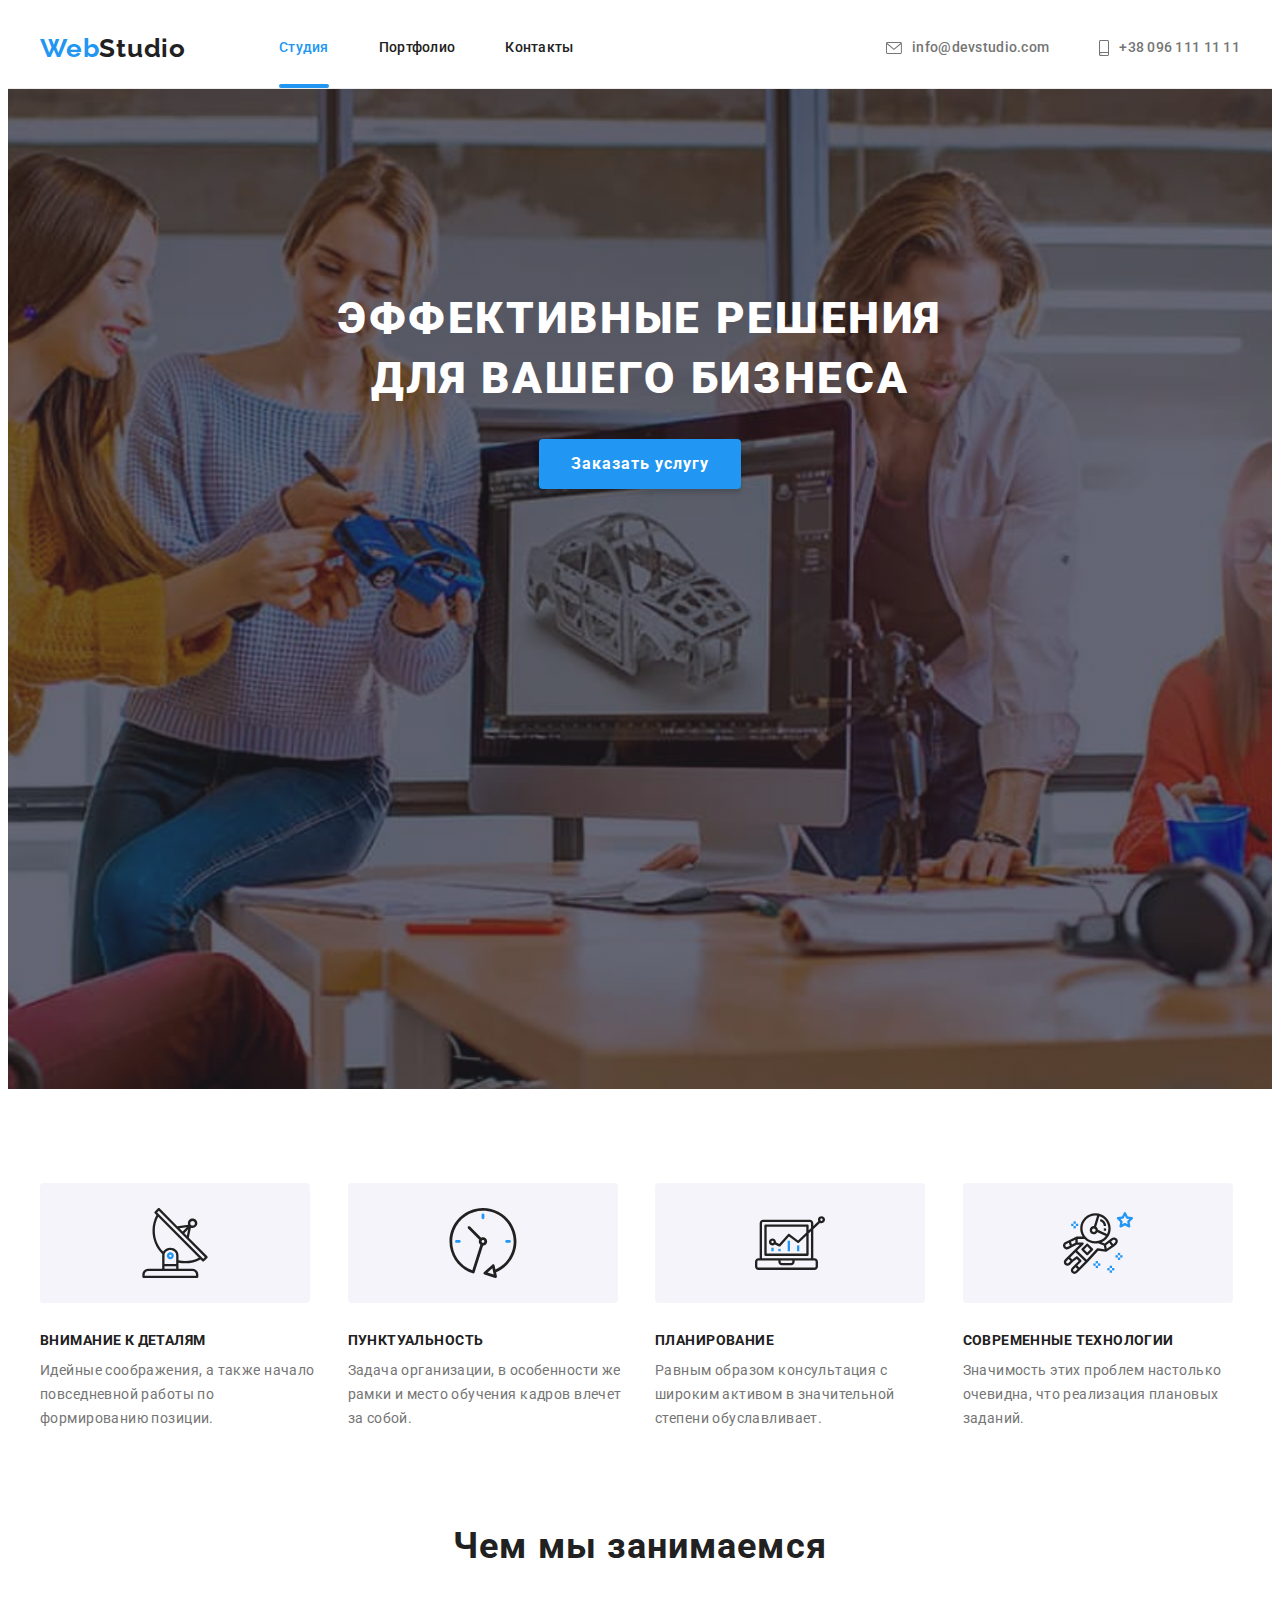
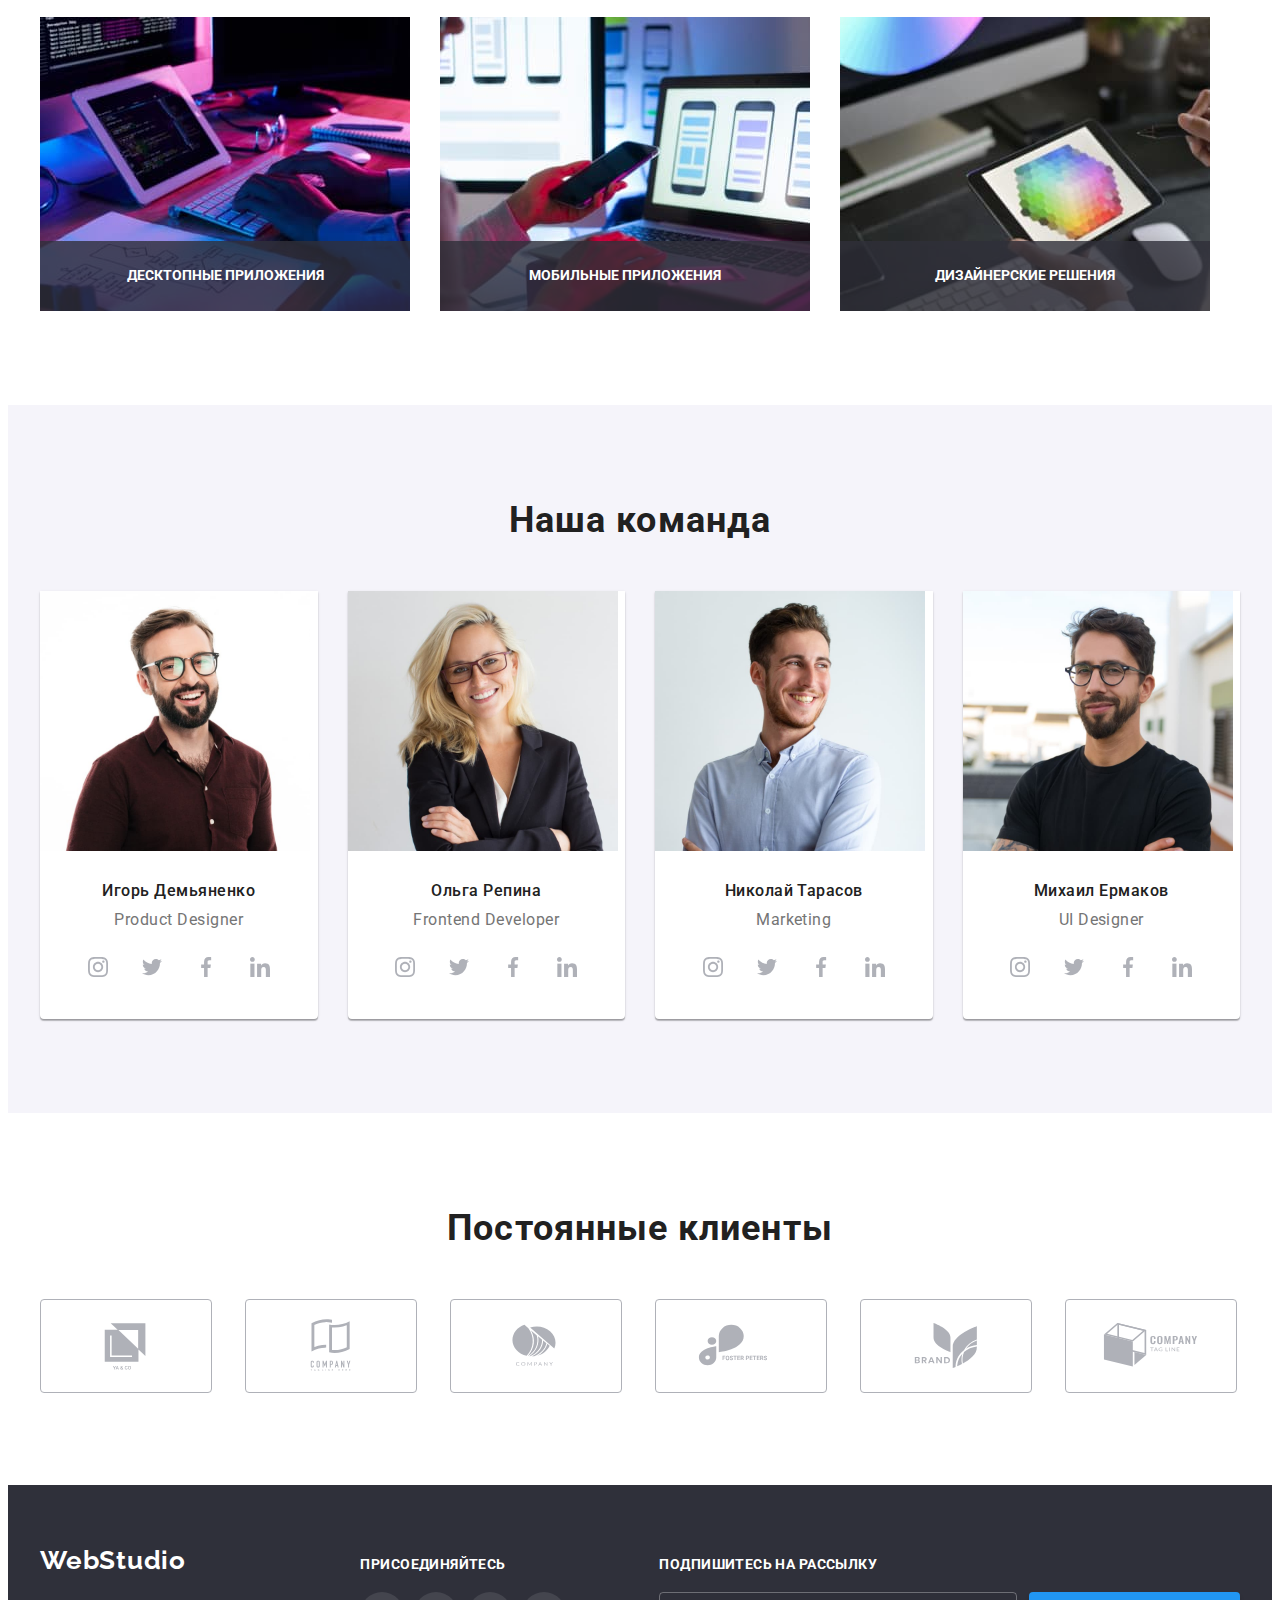
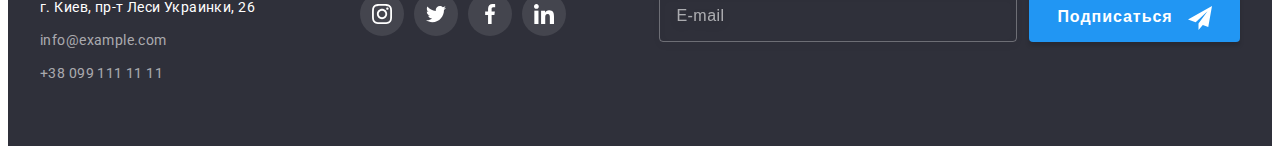
<file: index.html>
<!DOCTYPE html>
<html lang="ru">
  <head>
    <meta charset="UTF-8" />
    <meta http-equiv="X-UA-Compatible" content="IE=edge" />
    <meta name="viewport" content="width=device-width, initial-scale=1.0" />
    <link rel="preconnect" href="https://fonts.googleapis.com" />
    <link rel="preconnect" href="https://fonts.gstatic.com" crossorigin />
    <link
      href="https://fonts.googleapis.com/css2?family=Raleway:wght@700&family=Roboto:wght@400;500;700;900&display=swap"
      rel="stylesheet"
    />
    <title>WebStudio</title>
    <link
      rel="stylesheet"
      href="https://cdnjs.cloudflare.com/ajax/libs/modern-normalize/1.1.0/modern-normalize.min.css"
      integrity="sha512-wpPYUAdjBVSE4KJnH1VR1HeZfpl1ub8YT/NKx4PuQ5NmX2tKuGu6U/JRp5y+Y8XG2tV+wKQpNHVUX03MfMFn9Q=="
      crossorigin="anonymous"
      referrerpolicy="no-referrer"
    />
    <link rel="stylesheet" href="./css/styles.css" />
  </head>
  <body>
    <header class="header">
      <div class="container">
        <nav class="navigation">
          <a class="logo navigation__logo link" href="./index.html" lang="en">
            <span class="logo__text">Web</span>Studio
          </a>
          <ul class="header-list list">
            <li class="header-list__item">
              <a class="header-list__link link current" href="./index.html">Студия</a>
            </li>
            <li class="header-list__item">
              <a class="header-list__link link" href="./portfolio.html">Портфолио</a>
            </li>
            <li class="header-list__item">
              <a class="header-list__link link" href="">Контакты</a>
            </li>
          </ul>
        </nav>
        <ul class="contact-list list">
          <li class="contact-list__item">
            <a class="contact-list__link link" href="mailto:info@devstudio.com"
              ><svg class="contact-list__icon" width="16px" height="12px">
                <use href="./images/symbol-defs.svg#icon-envelope"></use></svg
              >info@devstudio.com</a
            >
          </li>
          <li class="contact-list__item">
            <a class="contact-list__link link" href="tel:+380961111111"
              ><svg class="contact-list__icon" width="10px" height="16px">
                <use href="./images/symbol-defs.svg#icon-smartphone"></use></svg
              >+38 096 111 11 11</a
            >
          </li>
        </ul>
      </div>
    </header>
    <main>
      <!-- Hero -->
      <section class="hero">
        <div class="container">
          <h1 class="hero-title">Эффективные решения <br />для вашего бизнеса</h1>
          <button class="hero-btn" type="button" data-modal-open>Заказать услугу</button>
        </div>
      </section>
      <!-- Features -->
      <section class="section features">
        <div class="container">
          <h2 class="visually-hidden">преимущества</h2>
          <ul class="features-list list">
            <li class="features-item">
              <div class="features-box-icon">
                <svg class="features-icon" width="70px" height="70px">
                  <use href="./images/symbol-defs.svg#icon-antenna"></use>
                </svg>
              </div>
              <h3 class="features-title">Внимание к деталям</h3>
              <p class="features-text">
                Идейные соображения, а также начало повседневной работы по формированию позиции.
              </p>
            </li>
            <li class="features-item">
              <div class="features-box-icon">
                <svg class="features-icon" width="70px" height="70px">
                  <use href="./images/symbol-defs.svg#icon-clock"></use>
                </svg>
              </div>
              <h3 class="features-title">Пунктуальность</h3>
              <p class="features-text">
                Задача организации, в особенности же рамки и место обучения кадров влечет за собой.
              </p>
            </li>
            <li class="features-item">
              <div class="features-box-icon">
                <svg class="features-icon" width="70px" height="70px">
                  <use href="./images/symbol-defs.svg#icon-diagram"></use>
                </svg>
              </div>
              <h3 class="features-title">Планирование</h3>
              <p class="features-text">
                Равным образом консультация с широким активом в значительной степени обуславливает.
              </p>
            </li>
            <li class="features-item">
              <div class="features-box-icon">
                <svg class="features-icon" width="70px" height="70px">
                  <use href="./images/symbol-defs.svg#icon-astronaut"></use>
                </svg>
              </div>
              <h3 class="features-title">Современные технологии</h3>
              <p class="features-text">
                Значимость этих проблем настолько очевидна, что реализация плановых заданий.
              </p>
            </li>
          </ul>
        </div>
      </section>
      <!-- Service -->
      <section class="section service">
        <div class="container">
          <h2 class="service-title section-title">Чем мы занимаемся</h2>
          <ul class="service-list list">
            <li class="service-item">
              <img
                src="./images/box-img-1.jpg"
                alt="печатает на клавиатуре"
                width="370"
                height="294"
              />
              <div class="service-label">
                <h3 class="service-text">Десктопные приложения</h3>
              </div>
            </li>
            <li class="service-item">
              <img src="./images/box-img-2.jpg" alt="смотрит в телефон" width="370" height="294" />
              <div class="service-label">
                <h3 class="service-text">Мобильные приложения</h3>
              </div>
            </li>
            <li class="service-item">
              <img src="./images/box-img-3.jpg" alt="смотрит в планшет" width="370" height="294" />
              <div class="service-label">
                <h3 class="service-text">Дизайнерские решения</h3>
              </div>
            </li>
          </ul>
        </div>
      </section>
      <!-- Team -->
      <section class="section team">
        <div class="container">
          <h2 class="team-title section-title">Наша команда</h2>
          <ul class="team-list list">
            <li class="team-item">
              <img src="./images/team-card-1.jpg" alt="фото дизайнера" width="270" height="260" />
              <div class="team-box">
                <h3 class="team-name">Игорь Демьяненко</h3>
                <p lang="en" class="team-text">Product Designer</p>
                <ul class="team-soc-list list">
                  <li class="team-soc-item">
                    <a class="team-soc-link link" href="">
                      <svg class="team-soc-icon" width="20" height="20">
                        <use href="./images/symbol-defs.svg#icon-instagram"></use>
                      </svg>
                    </a>
                  </li>
                  <li class="team-soc-item">
                    <a class="team-soc-link link" href="">
                      <svg class="team-soc-icon" width="20" height="20">
                        <use href="./images/symbol-defs.svg#icon-twitter"></use>
                      </svg>
                    </a>
                  </li>
                  <li class="team-soc-item">
                    <a class="team-soc-link link" href="">
                      <svg class="team-soc-icon" width="20" height="20">
                        <use href="./images/symbol-defs.svg#icon-facebook"></use>
                      </svg>
                    </a>
                  </li>
                  <li class="team-soc-item">
                    <a class="team-soc-link link" href="">
                      <svg class="team-soc-icon" width="20" height="20">
                        <use href="./images/symbol-defs.svg#icon-linkedin"></use>
                      </svg>
                    </a>
                  </li>
                </ul>
              </div>
            </li>
            <li class="team-item">
              <img
                src="./images/team-card-2.jpg"
                alt="фото разработчика"
                width="270"
                height="260"
              />
              <div class="team-box">
                <h3 class="team-name">Ольга Репина</h3>
                <p lang="en" class="team-text">Frontend Developer</p>
                <ul class="team-soc-list list">
                  <li class="team-soc-item">
                    <a class="team-soc-link link" href="">
                      <svg class="team-soc-icon" width="20" height="20">
                        <use href="./images/symbol-defs.svg#icon-instagram"></use>
                      </svg>
                    </a>
                  </li>
                  <li class="team-soc-item">
                    <a class="team-soc-link link" href="">
                      <svg class="team-soc-icon" width="20" height="20">
                        <use href="./images/symbol-defs.svg#icon-twitter"></use>
                      </svg>
                    </a>
                  </li>
                  <li class="team-soc-item">
                    <a class="team-soc-link link" href="">
                      <svg class="team-soc-icon" width="20" height="20">
                        <use href="./images/symbol-defs.svg#icon-facebook"></use>
                      </svg>
                    </a>
                  </li>
                  <li class="team-soc-item">
                    <a class="team-soc-link link" href="">
                      <svg class="team-soc-icon" width="20" height="20">
                        <use href="./images/symbol-defs.svg#icon-linkedin"></use>
                      </svg>
                    </a>
                  </li>
                </ul>
              </div>
            </li>
            <li class="team-item">
              <img src="./images/team-card-3.jpg" alt="фото маркетолога" width="270" height="260" />
              <div class="team-box">
                <h3 class="team-name">Николай Тарасов</h3>
                <p lang="en" class="team-text">Marketing</p>
                <ul class="team-soc-list list">
                  <li class="team-soc-item">
                    <a class="team-soc-link link" href="">
                      <svg class="team-soc-icon" width="20" height="20">
                        <use href="./images/symbol-defs.svg#icon-instagram"></use>
                      </svg>
                    </a>
                  </li>
                  <li class="team-soc-item">
                    <a class="team-soc-link link" href="">
                      <svg class="team-soc-icon" width="20" height="20">
                        <use href="./images/symbol-defs.svg#icon-twitter"></use>
                      </svg>
                    </a>
                  </li>
                  <li class="team-soc-item">
                    <a class="team-soc-link link" href="">
                      <svg class="team-soc-icon" width="20" height="20">
                        <use href="./images/symbol-defs.svg#icon-facebook"></use>
                      </svg>
                    </a>
                  </li>
                  <li class="team-soc-item">
                    <a class="team-soc-link link" href="">
                      <svg class="team-soc-icon" width="20" height="20">
                        <use href="./images/symbol-defs.svg#icon-linkedin"></use>
                      </svg>
                    </a>
                  </li>
                </ul>
              </div>
            </li>
            <li class="team-item">
              <img
                src="./images/team-card-4.jpg"
                alt="фото главного дизайнера"
                width="270"
                height="260"
              />
              <div class="team-box">
                <h3 class="team-name">Михаил Ермаков</h3>
                <p lang="en" class="team-text">UI Designer</p>
                <ul class="team-soc-list list">
                  <li class="team-soc-item">
                    <a class="team-soc-link link" href="">
                      <svg class="team-soc-icon" width="20" height="20">
                        <use href="./images/symbol-defs.svg#icon-instagram"></use>
                      </svg>
                    </a>
                  </li>
                  <li class="team-soc-item">
                    <a class="team-soc-link link" href="">
                      <svg class="team-soc-icon" width="20" height="20">
                        <use href="./images/symbol-defs.svg#icon-twitter"></use>
                      </svg>
                    </a>
                  </li>
                  <li class="team-soc-item">
                    <a class="team-soc-link link" href="">
                      <svg class="team-soc-icon" width="20" height="20">
                        <use href="./images/symbol-defs.svg#icon-facebook"></use>
                      </svg>
                    </a>
                  </li>
                  <li class="team-soc-item">
                    <a class="team-soc-link link" href="">
                      <svg class="team-soc-icon" width="20" height="20">
                        <use href="./images/symbol-defs.svg#icon-linkedin"></use>
                      </svg>
                    </a>
                  </li>
                </ul>
              </div>
            </li>
          </ul>
        </div>
      </section>
      <section class="section clients">
        <div class="container">
          <h2 class="clients-title section-title">Постоянные клиенты</h2>
          <ul class="clients-list list">
            <li class="clients-item">
              <a class="clients-link link" href="">
                <svg class="clients-icon" width="106" height="60">
                  <use href="./images/symbol-defs.svg#icon-client-1"></use></svg
              ></a>
            </li>
            <li class="clients-item">
              <a class="clients-link link" href="">
                <svg class="clients-icon" width="106" height="60">
                  <use href="./images/symbol-defs.svg#icon-client-2"></use></svg
              ></a>
            </li>
            <li class="clients-item">
              <a class="clients-link link" href="">
                <svg class="clients-icon" width="106" height="60">
                  <use href="./images/symbol-defs.svg#icon-client-3"></use></svg
              ></a>
            </li>
            <li class="clients-item">
              <a class="clients-link link" href="">
                <svg class="clients-icon" width="106" height="60">
                  <use href="./images/symbol-defs.svg#icon-client-4"></use></svg
              ></a>
            </li>
            <li class="clients-item">
              <a class="clients-link link" href="">
                <svg class="clients-icon" width="106" height="60">
                  <use href="./images/symbol-defs.svg#icon-client-5"></use></svg
              ></a>
            </li>
            <li class="clients-item">
              <a class="clients-link link" href="">
                <svg class="clients-icon" width="106" height="60">
                  <use href="./images/symbol-defs.svg#icon-client-6"></use></svg
              ></a>
            </li>
          </ul>
        </div>
      </section>
    </main>
    <footer class="footer">
      <div class="container footer-container">
        <div class="footer-box">
          <a class="footer-logo link" href="./index.html" lang="en">
            <span class="logo-text">Web</span>Studio
          </a>
          <address class="footer-contact">
            <ul class="footer-list list">
              <li class="footer-item">
                <a
                  class="footer-address contact-text link"
                  href="https://goo.gl/maps/2yx1dUXWWij7tJqm9"
                  target="_blank"
                >
                  г. Киев, пр-т Леси Украинки, 26
                </a>
              </li>
              <li class="footer-item">
                <a class="footer-contact contact-text link" href="mailto:info@example.com"
                  >info@example.com</a
                >
              </li>
              <li class="footer-item">
                <a class="footer-contact contact-text link" href="tel:+380991111111"
                  >+38 099 111 11 11</a
                >
              </li>
            </ul>
          </address>
        </div>
        <div class="join">
          <p class="join-title">присоединяйтесь</p>
          <ul class="join-list list">
            <li class="join-item">
              <a class="join-link link" href="">
                <svg class="footer-icon" width="20" height="20">
                  <use href="./images/symbol-defs.svg#icon-instagram"></use>
                </svg>
              </a>
            </li>
            <li class="join-item">
              <a class="join-link link" href="">
                <svg class="footer-icon" width="20" height="20">
                  <use href="./images/symbol-defs.svg#icon-twitter"></use>
                </svg>
              </a>
            </li>
            <li class="join-item">
              <a class="join-link link" href="">
                <svg class="footer-icon" width="20" height="20">
                  <use href="./images/symbol-defs.svg#icon-facebook"></use>
                </svg>
              </a>
            </li>
            <li class="join-item">
              <a class="join-link link" href="">
                <svg class="footer-icon" width="20" height="20">
                  <use href="./images/symbol-defs.svg#icon-linkedin"></use>
                </svg>
              </a>
            </li>
          </ul>
        </div>
        <div class="footer-form">
          <form class="subscribe-form">
            <p class="subscribe-title">Подпишитесь на рассылку</p>
            <div class="subscribe-field">
              <input
                type="email"
                name="subscribe_input"
                class="subscribe_input"
                placeholder="E-mail"
              />
              <button type="submit" class="subscribe-btn">
                Подписаться
                <svg class="subscribe-icon" width="24" height="24">
                  <use href="./images/symbol-defs.svg#icon-send"></use>
                </svg>
              </button>
            </div>
          </form>
        </div>
      </div>
    </footer>
    <div class="backdrop is-hidden" data-modal>
      <div class="modal">
        <button class="modal-close" data-modal-close>
          <svg class="modal-icon" width="18" height="18">
            <use href="./images/symbol-defs.svg#icon-close"></use>
          </svg>
        </button>
        <p class="modal-title">Оставьте свои данные, мы вам перезвоним</p>
        <form class="modal-form">
          <div class="modal-field">
            <label class="input-text" for="user-name">Имя</label>
            <div class="input-wrap">
              <input
                type="text"
                name="user-name"
                class="modal-input"
                placeholder=" "
                required
                id="user-name"
                maxlength="50"
              />
              <svg class="input-icon" width="18" height="18">
                <use href="./images/symbol-defs.svg#icon-input-person"></use>
              </svg>
            </div>
          </div>
          <div class="modal-field">
            <label class="input-text" for="user-tel">Телефон</label>
            <div class="input-wrap">
              <input
                type="tel"
                name="user-tel"
                class="modal-input"
                placeholder=" "
                required
                id="user-tel"
                maxlength="50"
              />
              <svg class="input-icon" width="18" height="18">
                <use href="./images/symbol-defs.svg#icon-input-phone"></use>
              </svg>
            </div>
          </div>
          <div class="modal-field">
            <label class="input-text" for="user-email">Почта</label>
            <div class="input-wrap">
              <input
                type="email"
                name="user-email"
                class="modal-input"
                placeholder=" "
                required
                id="user-email"
                maxlength="50"
              />
              <svg class="input-icon" width="18" height="18">
                <use href="./images/symbol-defs.svg#icon-input-email"></use>
              </svg>
            </div>
          </div>
          <div class="modal-comment">
            <label class="input-text" for="user-comment">Комментарий</label>
            <textarea
              class="comment-text"
              name="user-comment"
              id="user-comment"
              placeholder="Введите текст"
            ></textarea>
          </div>

          <label class="check-label" for="check-modal">
            <input type="checkbox" class="check-input" id="check-modal" name="conditions-check" />
            <span class="check-box"
              ><svg class="check-off" width="16" height="15">
                <use href="./images/symbol-defs.svg#check-off"></use></svg
            ></span>
            <span class="check-text"
              >Соглашаюсь с рассылкой и принимаю
              <span> <a class="conditions-link" href="">Условия договора</a></span></span
            >
          </label>
          <button class="modal-btn" type="submit">Отправить</button>
        </form>
      </div>
    </div>
    <script src="./js/modal.js"></script>
  </body>
</html>
</file>
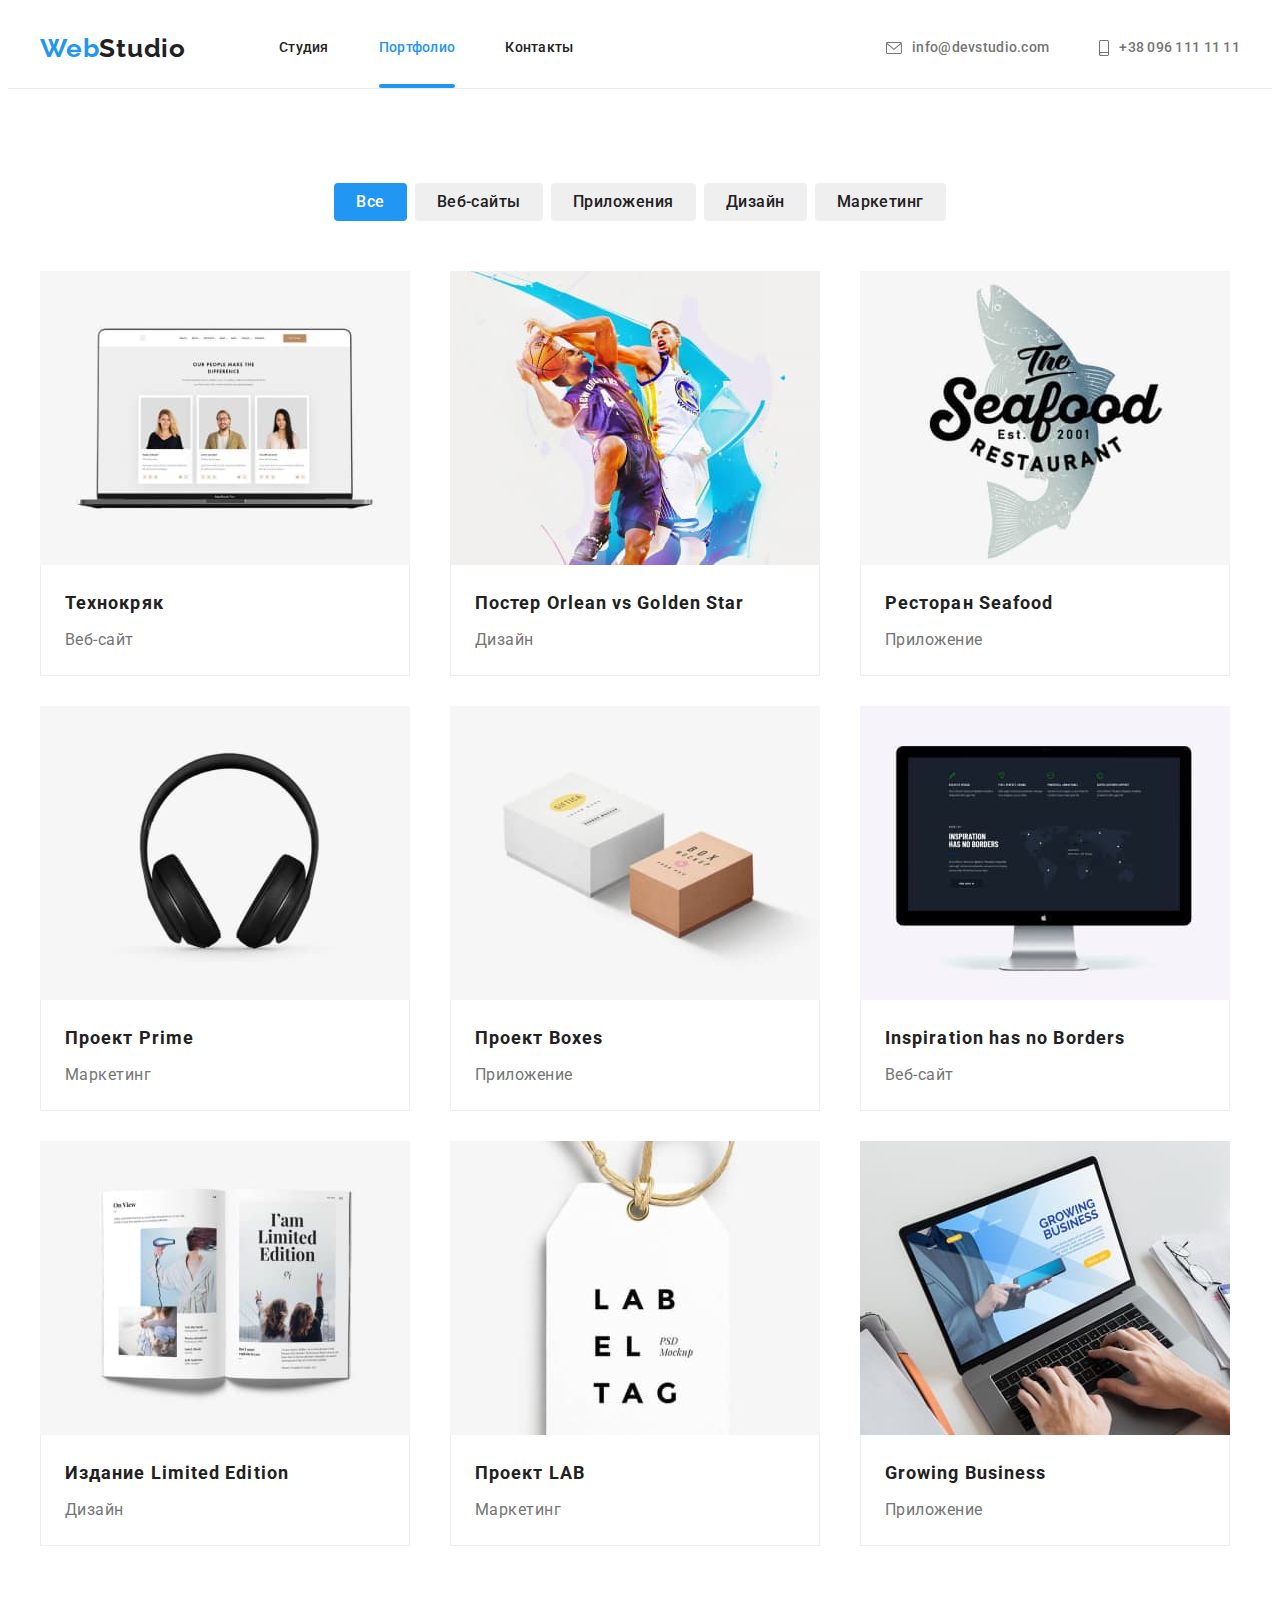
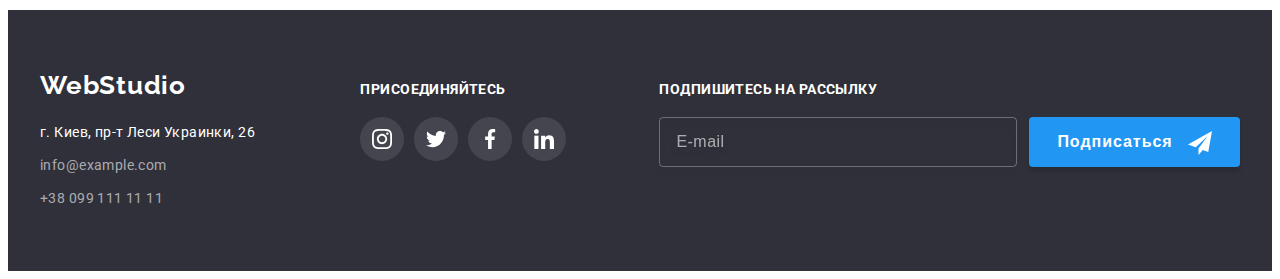
<file: portfolio.html>
<!DOCTYPE html>
<html lang="ru">
  <head>
    <meta charset="UTF-8" />
    <meta http-equiv="X-UA-Compatible" content="IE=edge" />
    <meta name="viewport" content="width=device-width, initial-scale=1.0" />
    <link rel="preconnect" href="https://fonts.googleapis.com" />
    <link rel="preconnect" href="https://fonts.gstatic.com" crossorigin />
    <link
      href="https://fonts.googleapis.com/css2?family=Raleway:wght@700&family=Roboto:wght@400;500;700;900&display=swap"
      rel="stylesheet"
    />
    <title>WebStudio</title>
    <link
      rel="stylesheet"
      href="https://cdnjs.cloudflare.com/ajax/libs/modern-normalize/1.1.0/modern-normalize.min.css"
      integrity="sha512-wpPYUAdjBVSE4KJnH1VR1HeZfpl1ub8YT/NKx4PuQ5NmX2tKuGu6U/JRp5y+Y8XG2tV+wKQpNHVUX03MfMFn9Q=="
      crossorigin="anonymous"
      referrerpolicy="no-referrer"
    />
    <link rel="stylesheet" href="./css/styles.css" />
  </head>
  <body>
    <header class="header">
      <div class="container">
        <nav class="navigation">
          <a class="logo navigation__logo link" href="./index.html" lang="en">
            <span class="logo__text">Web</span>Studio
          </a>
          <ul class="header-list list">
            <li class="header-list__item">
              <a class="header-list__link link" href="./index.html">Студия</a>
            </li>
            <li class="header-list__item">
              <a class="header-list__link link current" href="./portfolio.html">Портфолио</a>
            </li>
            <li class="header-list__item">
              <a class="header-list__link link" href="">Контакты</a>
            </li>
          </ul>
        </nav>
        <ul class="contact-list list">
          <li class="contact-list__item">
            <a class="contact-list__link link" href="mailto:info@devstudio.com"
              ><svg class="contact-list__icon" width="16px" height="12px">
                <use href="./images/symbol-defs.svg#icon-envelope"></use></svg
              >info@devstudio.com</a
            >
          </li>
          <li class="contact-list__item">
            <a class="contact-list__link link" href="tel:+380961111111"
              ><svg class="contact-list__icon" width="10px" height="16px">
                <use href="./images/symbol-defs.svg#icon-smartphone"></use></svg
              >+38 096 111 11 11</a
            >
          </li>
        </ul>
      </div>
    </header>
    <main>
      <!-- Portfolio-section -->
      <section class="section portfolio">
        <div class="container">
          <h1 class="visually-hidden">кнопки</h1>
          <ul class="btn-list list">
            <li class="btn-item current">
              <button class="btn-primary current" type="button">Все</button>
            </li>
            <li class="btn-item">
              <button class="btn-primary" type="button">Веб-сайты</button>
            </li>
            <li class="btn-item">
              <button class="btn-primary" type="button">Приложения</button>
            </li>
            <li class="btn-item">
              <button class="btn-primary" type="button">Дизайн</button>
            </li>
            <li class="btn-item">
              <button class="btn-primary" type="button">Маркетинг</button>
            </li>
          </ul>
          <ul class="portfolio-list list outline">
            <li class="portfolio-item">
              <a class="portfolio-link link" href="">
                <div class="thumb-card">
                  <img
                    src="./images/portfolio-1.jpg"
                    alt="фото ноутбука"
                    width="370"
                    height="294"
                  />
                  <p class="thumb-text">
                    Ресурс предлагает комплексные предложения с разным уровнем функционала и
                    сервисов. Все это позволит посетителю получить исчерпывающие сведения о компании
                    или частном лице.
                  </p>
                </div>
                <div class="portfolio-box">
                  <h2 class="portfolio-title">Технокряк</h2>
                  <p class="portfolio-text">Веб-сайт</p>
                </div>
              </a>
            </li>
            <li class="portfolio-item">
              <a class="portfolio-link link" href="">
                <div class="thumb-card">
                  <img
                    src="./images/portfolio-2.jpg"
                    alt="фото ноутбука"
                    width="370"
                    height="294"
                  />
                  <p class="thumb-text">
                    Ресурс предлагает комплексные предложения с разным уровнем функционала и
                    сервисов. Все это позволит посетителю получить исчерпывающие сведения о компании
                    или частном лице.
                  </p>
                </div>
                <div class="portfolio-box">
                  <h2 class="portfolio-title">
                    Постер <span lang="en">Orlean vs Golden Star</span>
                  </h2>
                  <p class="portfolio-text">Дизайн</p>
                </div>
              </a>
            </li>
            <li class="portfolio-item">
              <a class="portfolio-link link" href="">
                <div class="thumb-card">
                  <img
                    src="./images/portfolio-3.jpg"
                    alt="фото ноутбука"
                    width="370"
                    height="294"
                  />
                  <p class="thumb-text">
                    Ресурс предлагает комплексные предложения с разным уровнем функционала и
                    сервисов. Все это позволит посетителю получить исчерпывающие сведения о компании
                    или частном лице.
                  </p>
                </div>
                <div class="portfolio-box">
                  <h2 class="portfolio-title">Ресторан <span lang="en">Seafood</span></h2>
                  <p class="portfolio-text">Приложение</p>
                </div>
              </a>
            </li>
            <li class="portfolio-item">
              <a class="portfolio-link link" href="">
                <div class="thumb-card">
                  <img
                    src="./images/portfolio-4.jpg"
                    alt="фото ноутбука"
                    width="370"
                    height="294"
                  />
                  <p class="thumb-text">
                    Ресурс предлагает комплексные предложения с разным уровнем функционала и
                    сервисов. Все это позволит посетителю получить исчерпывающие сведения о компании
                    или частном лице.
                  </p>
                </div>
                <div class="portfolio-box">
                  <h2 class="portfolio-title">Проект <span lang="en">Prime</span></h2>
                  <p class="portfolio-text">Маркетинг</p>
                </div>
              </a>
            </li>
            <li class="portfolio-item">
              <a class="portfolio-link link" href="">
                <div class="thumb-card">
                  <img
                    src="./images/portfolio-5.jpg"
                    alt="фото ноутбука"
                    width="370"
                    height="294"
                  />
                  <p class="thumb-text">
                    Ресурс предлагает комплексные предложения с разным уровнем функционала и
                    сервисов. Все это позволит посетителю получить исчерпывающие сведения о компании
                    или частном лице.
                  </p>
                </div>
                <div class="portfolio-box">
                  <h2 class="portfolio-title">Проект <span lang="en">Boxes</span></h2>
                  <p class="portfolio-text">Приложение</p>
                </div>
              </a>
            </li>
            <li class="portfolio-item">
              <a class="portfolio-link link" href="">
                <div class="thumb-card">
                  <img
                    src="./images/portfolio-6.jpg"
                    alt="фото ноутбука"
                    width="370"
                    height="294"
                  />
                  <p class="thumb-text">
                    Ресурс предлагает комплексные предложения с разным уровнем функционала и
                    сервисов. Все это позволит посетителю получить исчерпывающие сведения о компании
                    или частном лице.
                  </p>
                </div>
                <div class="portfolio-box">
                  <h2 class="portfolio-title" lang="en">Inspiration has no Borders</h2>
                  <p class="portfolio-text">Веб-сайт</p>
                </div>
              </a>
            </li>
            <li class="portfolio-item">
              <a class="portfolio-link link" href="">
                <div class="thumb-card">
                  <img
                    src="./images/portfolio-7.jpg"
                    alt="фото ноутбука"
                    width="370"
                    height="294"
                  />
                  <p class="thumb-text">
                    Ресурс предлагает комплексные предложения с разным уровнем функционала и
                    сервисов. Все это позволит посетителю получить исчерпывающие сведения о компании
                    или частном лице.
                  </p>
                </div>
                <div class="portfolio-box">
                  <h2 class="portfolio-title">Издание <span lang="en">Limited Edition</span></h2>
                  <p class="portfolio-text">Дизайн</p>
                </div>
              </a>
            </li>
            <li class="portfolio-item">
              <a class="portfolio-link link" href="">
                <div class="thumb-card">
                  <img
                    src="./images/portfolio-8.jpg"
                    alt="фото ноутбука"
                    width="370"
                    height="294"
                  />
                  <p class="thumb-text">
                    Ресурс предлагает комплексные предложения с разным уровнем функционала и
                    сервисов. Все это позволит посетителю получить исчерпывающие сведения о компании
                    или частном лице.
                  </p>
                </div>
                <div class="portfolio-box">
                  <h2 class="portfolio-title">Проект <span lang="en">LAB</span></h2>
                  <p class="portfolio-text">Маркетинг</p>
                </div>
              </a>
            </li>
            <li class="portfolio-item">
              <a class="portfolio-link link" href="">
                <div class="thumb-card">
                  <img
                    src="./images/portfolio-9.jpg"
                    alt="фото ноутбука"
                    width="370"
                    height="294"
                  />
                  <p class="thumb-text">
                    Ресурс предлагает комплексные предложения с разным уровнем функционала и
                    сервисов. Все это позволит посетителю получить исчерпывающие сведения о компании
                    или частном лице.
                  </p>
                </div>
                <div class="portfolio-box">
                  <h2 class="portfolio-title" lang="en">Growing Business</h2>
                  <p class="portfolio-text">Приложение</p>
                </div>
              </a>
            </li>
          </ul>
        </div>
      </section>
    </main>
    <footer class="footer">
      <div class="container footer-container">
        <div class="footer-box">
          <a class="footer-logo link" href="./index.html" lang="en">
            <span class="logo-text">Web</span>Studio
          </a>
          <address class="footer-contact">
            <ul class="footer-list list">
              <li class="footer-item">
                <a
                  class="footer-address contact-text link"
                  href="https://goo.gl/maps/2yx1dUXWWij7tJqm9"
                  target="_blank"
                >
                  г. Киев, пр-т Леси Украинки, 26
                </a>
              </li>
              <li class="footer-item">
                <a class="footer-contact contact-text link" href="mailto:info@example.com"
                  >info@example.com</a
                >
              </li>
              <li class="footer-item">
                <a class="footer-contact contact-text link" href="tel:+380991111111"
                  >+38 099 111 11 11</a
                >
              </li>
            </ul>
          </address>
        </div>
        <div class="join">
          <p class="join-title">присоединяйтесь</p>
          <ul class="join-list list">
            <li class="join-item">
              <a class="join-link link" href="">
                <svg class="footer-icon" width="20" height="20">
                  <use href="./images/symbol-defs.svg#icon-instagram"></use>
                </svg>
              </a>
            </li>
            <li class="join-item">
              <a class="join-link link" href="">
                <svg class="footer-icon" width="20" height="20">
                  <use href="./images/symbol-defs.svg#icon-twitter"></use>
                </svg>
              </a>
            </li>
            <li class="join-item">
              <a class="join-link link" href="">
                <svg class="footer-icon" width="20" height="20">
                  <use href="./images/symbol-defs.svg#icon-facebook"></use>
                </svg>
              </a>
            </li>
            <li class="join-item">
              <a class="join-link link" href="">
                <svg class="footer-icon" width="20" height="20">
                  <use href="./images/symbol-defs.svg#icon-linkedin"></use>
                </svg>
              </a>
            </li>
          </ul>
        </div>
        <div class="footer-form">
          <form class="subscribe-form">
            <p class="subscribe-title">Подпишитесь на рассылку</p>
            <div class="subscribe-field">
              <input
                type="email"
                name="subscribe_input"
                class="subscribe_input"
                placeholder="E-mail"
              />
              <button type="submit" class="subscribe-btn">
                Подписаться
                <svg class="subscribe-icon" width="24" height="24">
                  <use href="./images/symbol-defs.svg#icon-send"></use>
                </svg>
              </button>
            </div>
          </form>
        </div>
      </div>
    </footer>
  </body>
</html>
</file>
<file: css/styles.css>
:root {
  --first-main-color: #212121;
  --second-main-color: #757575;
  --features-title-color: #212121;
  --features-text-color: #757575;
  --accent-text-color: #2196f3;
  --portfolio-btn-color: #212121;
  --first-bg-coor: #ffffff;
  --second-bg-coor: #2f303a;
  --title-first-gap: 10px;
  --portfolio-title-gap: 4px;
  --portfolio-box-border: 1px solid #eeeeee;
  --main-flex-gap: 30px;
  --timing-function: 250ms cubic-bezier(0.4, 0, 0.2, 1);
}
p,
h1,
h2,
h3,
h4,
h5,
h6 {
  margin: 0;
}

ul {
  margin: 0;
  padding: 0;
}
body {
  font-family: 'Roboto', sans-serif;
  color: var(--first-main-color);
  font-size: 14px;
  background-color: var(--first-bg-coor);
}

img {
  display: block;
  max-width: 100%;
  height: auto;
}

.section {
  padding-top: 94px;
  padding-bottom: 94px;
  /* outline: 1px solid blueviolet; */
}

.list {
  list-style: none;
}

.link {
  text-decoration: none;
}

.container {
  width: 1200px;
  padding-left: 15px;
  padding-right: 15px;
  margin: 0 auto;
  /* outline: 2px solid tomato; */
}

.section-title {
  font-weight: 700;
  font-size: 36px;
  line-height: 42px;
  text-align: center;
  letter-spacing: 0.03em;
  color: var(--first-main-color);
}

.contact-text {
  font-style: normal;
  font-size: 14px;
  line-height: 1.71;
  letter-spacing: 0.03em;
}

.visually-hidden {
  position: absolute;
  white-space: nowrap;
  width: 1px;
  height: 1px;
  overflow: hidden;
  border: 0;
  padding: 0;
  clip: rect(0 0 0 0);
  clip-path: inset(50%);
  margin: -1px;
}

/* -----------------------Header----------------------- */

.header {
  border-bottom: 1px solid #ececec;
}

.header-list {
  display: flex;
  margin-left: 93px;
}

.navigation {
  display: flex;
  align-items: center;
}

.header .container {
  display: flex;
  align-items: center;
}

.header-list__item:not(:last-child) {
  margin-right: 50px;
}

.navigation__logo {
  padding-top: 24px;
  padding-bottom: 24px;

  font-family: 'Raleway';
  font-style: normal;
  font-weight: 700;
  font-size: 26px;
  line-height: 1.19;
  letter-spacing: 0.03em;
  color: var(--first-main-color);
}

.logo__text {
  color: var(--accent-text-color);
}

.header-list__link {
  display: inline-block;
  padding-top: 32px;
  padding-bottom: 32px;

  position: relative;

  font-weight: 500;
  font-size: 14px;
  line-height: 1.14;
  letter-spacing: 0.02em;
  color: var(--first-main-color);

  transition: color var(--timing-function);
}

.header-list__link:hover,
.header-list__link:focus {
  color: var(--accent-text-color);
}

.header-list__link.current::after {
  content: '';

  position: absolute;
  left: 0;
  bottom: 0;

  display: block;
  width: 100%;
  height: 4px;
  background-color: #2196f3;
  border-radius: 2px;

  transition: transform var(--timing-function);
}

.current {
  color: var(--accent-text-color);
}

.contact-list {
  display: flex;
  margin-left: auto;
}

.contact-list__link {
  display: inline-flex;
  align-items: center;
  justify-content: center;

  padding-top: 32px;
  padding-bottom: 32px;

  font-weight: 500;
  font-size: 14px;
  line-height: 1.14;
  letter-spacing: 0.02em;
  color: #757575;

  transition: color var(--timing-function);
}

.contact-list__item:not(:last-child) {
  margin-right: 50px;
}

.contact-list__icon {
  fill: currentColor;
  margin-right: 10px;
}

.contact-list__link:hover,
.contact-list__link:focus {
  color: var(--accent-text-color);
}

/* -----------------------Hero-modal---------------- */

.backdrop {
  position: fixed;
  top: 0;
  left: 0;

  width: 100%;
  height: 100%;

  background-color: rgba(0, 0, 0, 0.2);

  opacity: 1;
  transition: opacity var(--timing-function), visibility 300ms;
}

.backdrop.is-hidden {
  opacity: 0;
  pointer-events: none;
  visibility: hidden;
}

.backdrop.is-hidden .modal {
  transform: translate(-50%, -50%) scale(0.7);
}

.modal {
  position: absolute;
  top: 50%;
  left: 50%;

  width: 528px;
  height: 581px;

  padding: 40px;

  background: #ffffff;
  box-shadow: 0px 1px 3px rgba(0, 0, 0, 0.12), 0px 1px 1px rgba(0, 0, 0, 0.14),
    0px 2px 1px rgba(0, 0, 0, 0.2);
  border-radius: 4px;

  transform: translate(-50%, -50%) scale(1);
  transition: transform 300ms cubic-bezier(0.215, 0.61, 0.355, 1);
}

.modal-close {
  display: flex;
  align-items: center;
  justify-content: center;

  position: absolute;

  top: 8px;
  right: 8px;

  width: 30px;
  height: 30px;

  background: #ffffff;
  border: 1px solid rgba(0, 0, 0, 0.1);
  border-radius: 50%;
  background-color: transparent;
}

.modal-icon {
  display: block;
  fill: #000000;

  width: 18px;
  height: 18px;

  transition: fill var(--timing-function);
}

.modal-close:hover .modal-icon,
.modal-close:focus .modal-icon {
  fill: var(--accent-text-color);
}

/* --------------Modal-form----------------------- */

.modal-title {
  margin-bottom: 12px;

  font-weight: 700;
  font-size: 20px;
  line-height: 1.15;
  text-align: center;
  letter-spacing: 0.03em;
  color: var(--first-main-color);
}

.modal-field {
  margin-bottom: 10px;
}

.input-text {
  display: block;

  margin-bottom: 4px;

  font-size: 12px;
  line-height: 1.17;
  letter-spacing: 0.01em;

  color: var(--second-main-color);
}

.input-wrap {
  position: relative;
}

.input-icon {
  position: absolute;
  left: 15px;
  top: 50%;
  transform: translateY(-50%);
  transition: fill var(--timing-function);
}

.modal-input {
  padding: 12px 12px 12px 42px;

  width: 100%;
  height: 40px;

  border: 1px solid rgba(33, 33, 33, 0.2);
  box-sizing: border-box;
  border-radius: 4px;
  background-color: transparent;
  transition: border-color var(--timing-function);

  font-size: 12px;
  line-height: 1.17;
  letter-spacing: 0.01em;

  color: #757575;
}

.modal-field:focus-within .input-icon,
.modal-input:not(:placeholder-shown) + .input-icon {
  fill: var(--accent-text-color);
}

.modal-input:focus-within,
.modal-input:not(:placeholder-shown) {
  border-color: var(--accent-text-color);
  outline: none;
}

.modal-comment {
  margin-bottom: 20px;
}

.comment-text {
  width: 100%;
  height: 120px;

  padding: 12px 16px;
  resize: none;

  border: 1px solid rgba(33, 33, 33, 0.2);
  box-sizing: border-box;
  border-radius: 4px;
  background-color: transparent;
  color: var(--first-main-color);

  font-size: 12px;
  line-height: 1.17;
  letter-spacing: 0.01em;

  color: #757575;
}

.comment-text::placeholder {
  font-size: 12px;
  line-height: 1.14;
  letter-spacing: 0.01em;

  color: rgba(117, 117, 117, 0.5);
}

.modal-comment:focus-within .comment-text,
.comment-text:not(:placeholder-shown) {
  border-color: var(--accent-text-color);
  outline: none;
}

/*Checkbox
-----------------------*/

.check-label {
  display: flex;
  align-items: center;
  justify-content: center;
  margin-bottom: 30px;
}

.check-input {
  position: absolute;

  -webkit-appearance: none;
  -moz-appearance: none;
  appearance: none;
}

.check-box {
  display: inline-block;
  content: '';
  width: 16px;
  height: 15px;

  margin-right: 7px;

  fill: var(--first-main-color);
  transition: fill var(--accent-text-color);
}

.check-off {
  display: block;
}

.check-input:checked + .check-box {
  background-image: url(../images/check-on.svg);
  fill: transparent;
}

.check-input:focus + .check-box {
  fill: var(--accent-text-color);
}

.check-text {
  font-size: 14px;
  line-height: 1.71;
  letter-spacing: 0.03em;
  color: var(--second-main-color);
}

.conditions-link {
  font-size: 14px;
  line-height: 1.71;
  letter-spacing: 0.03em;
  text-decoration: none;
  color: var(--accent-text-color);
  border-bottom: 1px solid;
  transition: color var(--timing-function);
}

.conditions-link:hover,
.conditions-link:focus {
  color: #188ce8;
}

.modal-btn {
  display: block;

  margin: 0 auto;
  padding-top: 10px;
  padding-right: 55px;
  padding-bottom: 10px;
  padding-left: 56px;

  min-width: 200px;
  height: 50px;

  font-weight: 700;
  font-size: 16px;
  line-height: 1.88;
  letter-spacing: 0.06em;

  cursor: pointer;
  border: none;

  background: var(--accent-text-color);
  box-shadow: 0px 4px 4px rgba(0, 0, 0, 0.15);
  border-radius: 4px;
  color: var(--first-bg-coor);
  transition: background-color var(--timing-function);
}

.modal-btn:hover,
.modal-btn:focus {
  background-color: #188ce8;
}

/* -----------------------Hero----------------------- */
.hero {
  max-width: 1600px;
  min-height: 600px;
  margin-left: auto;
  margin-right: auto;
  background-image: linear-gradient(to right, rgba(47, 48, 58, 0.4), rgba(47, 48, 58, 0.4)),
    url(../images/header-img.jpg);
  background-size: cover;
  background-repeat: no-repeat;
  background-position: center;
  background-color: #2f303a;

  padding-top: 200px;
  padding-bottom: 200px;
  text-align: center;
}
.hero-title {
  margin-bottom: var(--main-flex-gap);
  min-width: 696px;

  font-weight: 900;
  font-size: 44px;
  line-height: 1.36;
  letter-spacing: 0.06em;
  text-transform: uppercase;
  color: #ffffff;
}

.hero-btn {
  border-radius: 4px;
  border: 0;
  padding: 10px 32px;

  min-width: 200px;
  box-shadow: 0px 4px 4px rgba(0, 0, 0, 0.15);
  margin: 0 auto;

  font-family: inherit;
  font-weight: 700;
  font-size: 16px;
  line-height: 1.88;
  display: flex;
  align-items: center;
  letter-spacing: 0.06em;
  color: #ffffff;
  cursor: pointer;
  background-color: var(--accent-text-color);
  transition: background-color var(--timing-function);
}

.hero-btn:hover,
.hero-btn:focus {
  background-color: #188ce8;
}

/* ----------------------Features---------------------- */
.features-list {
  display: flex;
  margin-left: -30px;
}

.features-item {
  width: calc(100% / 4 - 30px);
  margin-left: var(--main-flex-gap);
}

.features-box-icon {
  display: flex;
  align-items: center;
  justify-content: center;

  max-width: 270px;
  min-height: 120px;
  background: #f5f4fa;
  border-radius: 4px;
  margin-bottom: 30px;
}

.features-title {
  margin-bottom: var(--title-first-gap);

  font-weight: 700;
  font-size: 14px;
  line-height: 1.14;
  letter-spacing: 0.03em;
  text-transform: uppercase;
  color: var(--features-title-color);
}

.features-text {
  font-size: 14px;
  line-height: 1.71;
  letter-spacing: 0.03em;
  color: var(--features-text-color);
}

/* ----------------------Service---------------------- */
.section.service {
  padding-top: 0;
}

.service-item {
  position: relative;
}

.service-label {
  position: absolute;
  width: 100%;
  bottom: 0;
  left: 0;
}

.service-title {
  margin-bottom: 50px;
}

.service-list {
  display: flex;
}

.service-text {
  display: flex;
  align-items: center;
  justify-content: center;

  width: 100%;
  height: 70px;

  text-align: center;
  font-weight: 700;
  font-size: 14px;
  line-height: 1.14;
  text-transform: uppercase;

  color: #ffffff;
  background: rgba(47, 48, 58, 0.8);
}

.service-item + .service-item {
  margin-left: var(--main-flex-gap);
}
/* ----------------------Team---------------------- */

.team {
  background: #f5f4fa;
}

.team-box {
  padding-top: 30px;
  padding-bottom: 30px;
  padding-left: auto;
  padding-right: auto;
}

.team-list {
  display: flex;
  margin-left: -30px;
}

.team-item {
  flex-basis: calc(100% / 4 - 30px);
  margin-left: var(--main-flex-gap);

  background: #ffffff;
  box-shadow: 0px 1px 3px rgba(0, 0, 0, 0.12), 0px 1px 1px rgba(0, 0, 0, 0.14),
    0px 2px 1px rgba(0, 0, 0, 0.2);
  border-radius: 0px 0px 4px 4px;
}

.team-title {
  margin-bottom: 50px;
}

.team-name {
  margin-bottom: var(--title-first-gap);

  font-weight: 500;
  font-size: 16px;
  line-height: 1.19;
  text-align: center;
  letter-spacing: 0.03em;
  color: var(--first-main-color);
}

.team-text {
  font-size: 16px;
  line-height: 1.19;
  text-align: center;
  letter-spacing: 0.03em;
  color: var(--second-main-color);
  margin-bottom: 16px;
}

.team-soc-list {
  display: flex;
  justify-content: center;
}

.team-soc-item + .team-soc-item {
  margin-left: 10px;
}

.team-soc-link {
  width: 44px;
  height: 44px;
  background-color: #ffffff;
  border-radius: 50%;
  display: flex;
  justify-content: center;
  align-items: center;
  color: #afb1b8;

  transition: color var(--timing-function), background-color var(--timing-function);
}

.team-soc-icon {
  fill: currentColor;
}

.team-soc-link:hover,
.team-soc-link:focus {
  background-color: #2196f3;
  color: #ffffff;
}

/* ----------------------Clients---------------------- */

.clients {
  margin-left: auto;
  margin-right: auto;
  background: var(--first-bg-coor);
}

.clients-title {
  margin-bottom: 50px;
}

.clients-list {
  display: flex;
  justify-content: center;
  align-items: center;
  margin-left: -30px;
}

.clients-item {
  width: calc(100% / 6 - 30px);
  height: 92px;
  margin-left: var(--main-flex-gap);
}

.clients-link {
  display: flex;
  width: 170px;
  height: 92px;
  justify-content: center;
  align-items: center;
  border: 1px solid #afb1b8;
  border-radius: 4px;
  color: #afb1b8;

  transition: color var(--timing-function), border-color var(--timing-function);
}

.clients-icon {
  fill: currentColor;
}

.clients-link:hover,
.clients-link:focus {
  border-color: var(--accent-text-color);
  color: var(--accent-text-color);
}

/* ----------------------Footer---------------------- */
.footer {
  padding-top: 60px;
  padding-bottom: 60px;

  background: var(--second-bg-coor);
}

.footer-box {
  flex-grow: 1;
}
.footer-logo {
  display: block;
  margin-bottom: 20px;

  font-family: 'Raleway';
  font-style: normal;
  font-weight: 700;
  font-size: 26px;
  line-height: 1.19;
  letter-spacing: 0.03em;
  color: #ffffff;
}

.footer-item {
  margin-bottom: 9px;
}

.footer-item:last-child {
  margin-bottom: 0;
}

.footer-address {
  color: #ffffff;
}

.footer-contact {
  color: rgba(255, 255, 255, 0.6);
}

.contact-text {
  display: block;

  transition: color var(--timing-function);
}

.contact-text:hover,
.contact-text:focus {
  color: var(--accent-text-color);
}

/* --------------------Footer-Join-------------------- */

.footer-container {
  display: flex;
  align-items: baseline;
}

.join {
  margin-left: 70px;
}

.join-list {
  display: flex;
  justify-content: center;
}

.join-item + .join-item {
  margin-left: 10px;
}

.join-title {
  margin-bottom: 20px;

  font-weight: 700;
  font-size: 14px;
  line-height: 16px;
  letter-spacing: 0.03em;
  text-transform: uppercase;
  color: var(--first-bg-coor);
}

.join-link {
  width: 44px;
  height: 44px;
  background-color: rgba(255, 255, 255, 0.1);
  border-radius: 50%;
  display: flex;
  align-items: center;
  justify-content: center;

  transition: background-color var(--timing-function);
}

.join-link:hover,
.join-link:focus {
  background-color: var(--accent-text-color);
}

.footer-icon {
  fill: var(--first-bg-coor);
}

/*
Footer-form--------------------- */

.footer-form {
  margin-left: 93px;
}

.subscribe-title {
  margin-bottom: 20px;

  font-weight: 700;
  font-size: 14px;
  line-height: 16px;
  letter-spacing: 0.03em;
  text-transform: uppercase;
  color: var(--first-bg-coor);
}

.subscribe-field {
  display: flex;
}

.subscribe_input {
  min-width: 358px;
  height: 50px;
  padding-top: 15px;
  padding-bottom: 15px;
  padding-left: 16px;

  border: 1px solid rgba(255, 255, 255, 0.3);
  box-sizing: border-box;
  filter: drop-shadow(0px 4px 4px rgba(0, 0, 0, 0.15));
  border-radius: 4px;
  background-color: transparent;
  color: rgba(255, 255, 255, 0.6);
}

.subscribe_input::placeholder {
  font-size: 16px;
  line-height: 1.25;
  letter-spacing: 0.03em;
  color: rgba(255, 255, 255, 0.6);
}

.subscribe-btn {
  display: inline-block;

  margin-left: 12px;

  min-width: 200px;
  height: 50px;

  padding-left: 28px;
  padding-top: 9px;
  padding-bottom: 9px;
  padding-right: 28px;

  font-weight: 700;
  font-size: 16px;
  line-height: 1.88;
  letter-spacing: 0.06em;

  cursor: pointer;

  border: none;
  color: var(--first-bg-coor);
  background-color: var(--accent-text-color);
  box-shadow: 0px 4px 4px rgba(0, 0, 0, 0.15);
  border-radius: 4px;
  transition: background-color var(--timing-function);
}

.subscribe-icon {
  display: inline-block;

  margin-left: 10px;

  fill: var(--first-bg-coor);
  vertical-align: middle;
}

.subscribe-btn:hover,
.subscribe-btn:focus {
  background: #188ce8;
}

/* -----------------Portfolio-button------------------ */
.btn-list {
  display: flex;
  justify-content: center;

  margin-bottom: 50px;
}

.btn-item:not(:first-child) {
  margin-left: 8px;
}

.btn-primary {
  display: inline-block;
  border: 0;
  border-radius: 4px;
  padding: 6px 22px;

  font-family: inherit;
  font-weight: 500;
  font-size: 16px;
  line-height: 1.62;
  text-align: center;
  letter-spacing: 0.03em;
  cursor: pointer;
  color: var(--portfolio-btn-color);

  transition: color var(--timing-function), background-color var(--timing-function),
    box-shadow var(--timing-function);
}

.btn-primary:hover,
.btn-primary:focus {
  background-color: var(--accent-text-color);
  color: #ffffff;
  box-shadow: 0px 3px 1px rgba(0, 0, 0, 0.1), 0px 1px 2px rgba(0, 0, 0, 0.08),
    0px 2px 2px rgba(0, 0, 0, 0.12);
}

.btn-primary.current {
  background: var(--accent-text-color);
  color: #ffffff;
}

/* -----------------Portfolio------------------------- */
.portfolio-list {
  display: flex;
  flex-wrap: wrap;
  margin-left: -30px;
  margin-bottom: -30px;
}

.portfolio-item {
  width: calc(100% / 3 - 30px);
  margin-left: var(--main-flex-gap);
  margin-bottom: var(--main-flex-gap);
}

.portfolio-item:nth-last-child(-n + 3) {
  margin-bottom: 0;
}

.portfolio-title {
  margin-bottom: var(--portfolio-title-gap);

  font-style: inherit;
  font-weight: 700;
  font-size: 18px;
  line-height: 2;
  letter-spacing: 0.06em;
  color: var(--first-main-color);
}

.portfolio-text {
  font-style: inherit;
  font-size: 16px;
  line-height: 1.88;
  letter-spacing: 0.03em;
  color: var(--second-main-color);
}

.portfolio-box {
  margin: 0;
  padding-top: 20px;
  padding-bottom: 20px;
  padding-left: 24px;
  padding-right: 24px;
  border-right: var(--portfolio-box-border);
  border-left: var(--portfolio-box-border);
  border-bottom: var(--portfolio-box-border);
}

.portfolio-item {
  background: var(--first-bg-coor);
}

.portfolio-link {
  display: inline-block;

  transition: box-shadow var(--timing-function);
}

.portfolio-link:hover .thumb-text,
.portfolio-link:focus .thumb-text {
  transform: translateY(0);
}

.portfolio-link:hover,
.portfolio-link:focus {
  box-shadow: 0px 1px 1px rgba(0, 0, 0, 0.12), 0px 4px 4px rgba(0, 0, 0, 0.06),
    1px 4px 6px rgba(0, 0, 0, 0.16);
}

.thumb-card {
  position: relative;
  overflow: hidden;

  width: 100%;
  height: 100%;
}

.thumb-text {
  position: absolute;
  top: 0;
  left: 0;
  height: 100%;
  width: 100%;

  transform: translateY(101%);
  transition: transform var(--timing-function);

  font-size: 18px;
  line-height: 1.56;
  margin: 0;
  padding: 63px 24px;

  background-color: rgba(33, 150, 243, 0.9);
  color: #ffffff;
}
</file>
